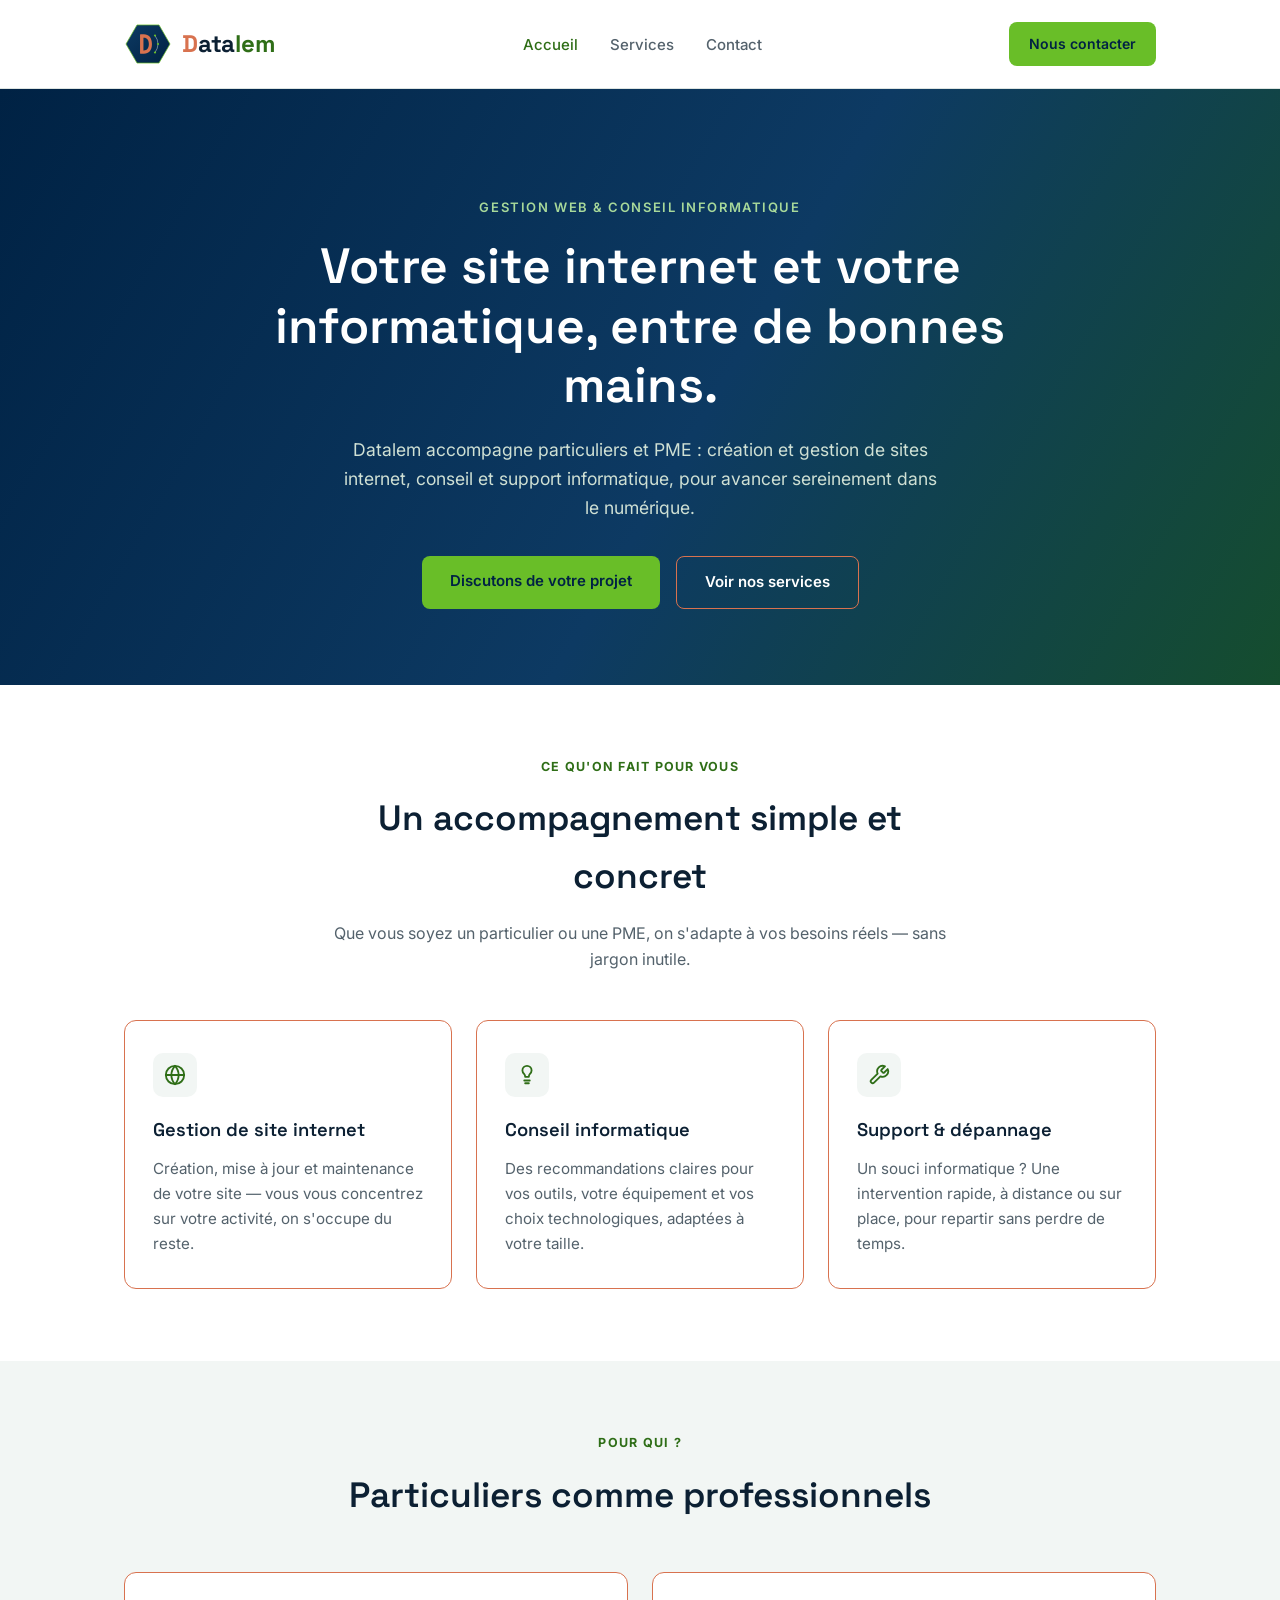
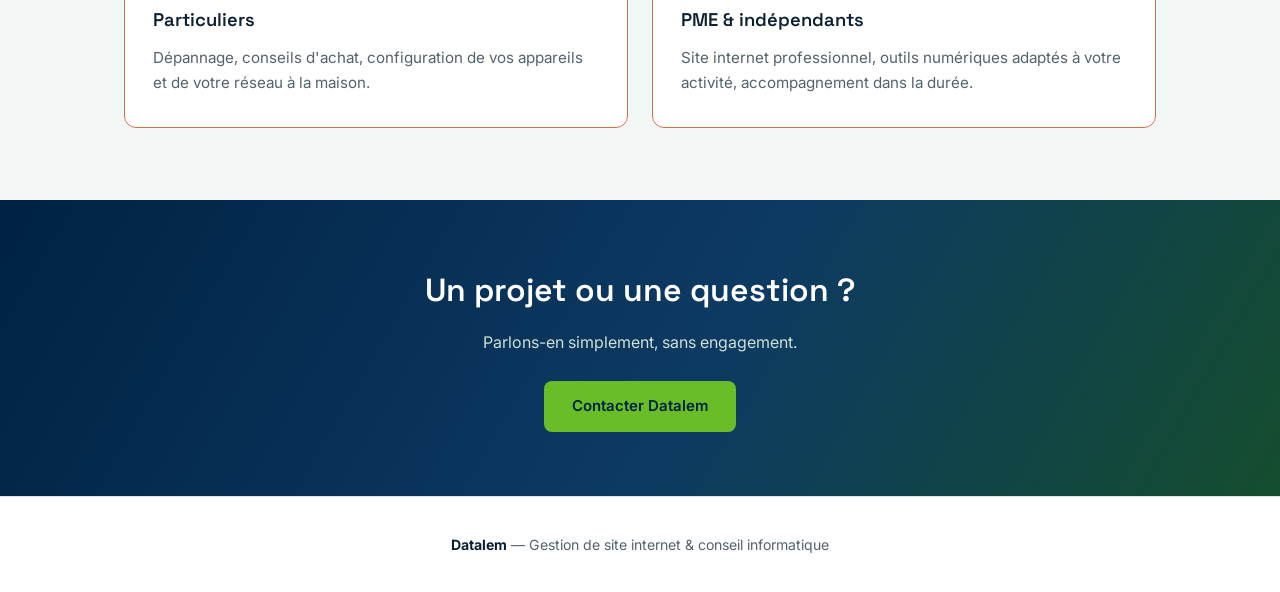
<file: index.html>
<!DOCTYPE html>
<html lang="fr">
<head>
<meta charset="UTF-8">
<meta name="viewport" content="width=device-width, initial-scale=1.0">
<title>Datalem — Gestion de site internet & conseil informatique</title>
<meta name="description" content="Datalem accompagne particuliers et PME dans la gestion de leur site internet et leurs besoins informatiques.">
<link rel="icon" href="logo.svg" type="image/svg+xml">
<link rel="preconnect" href="https://fonts.googleapis.com">
<link href="https://fonts.googleapis.com/css2?family=Space+Grotesk:wght@500;600;700&family=Inter:wght@400;500;600&display=swap" rel="stylesheet">
<link rel="stylesheet" href="css/style.css">
</head>
<body>

<header class="site-header">
  <div class="container">
    <a href="index.html" class="brand">
      <img src="logo.svg" alt="Datalem" class="brand-mark">
      <span class="brand-text"><span class="brand-d">D</span>ata<span>lem</span></span>
    </a>
    <nav class="main-nav">
      <ul>
        <li><a href="index.html" class="active">Accueil</a></li>
        <li><a href="services.html">Services</a></li>
        <li><a href="contact.html">Contact</a></li>
      </ul>
    </nav>
    <a href="contact.html" class="header-cta">Nous contacter</a>
  </div>
</header>

<section class="hero">
  <div class="container">
    <p class="eyebrow">Gestion web &amp; conseil informatique</p>
    <h1>Votre site internet et votre informatique, entre de bonnes mains.</h1>
    <p>Datalem accompagne particuliers et PME : création et gestion de sites internet, conseil et support informatique, pour avancer sereinement dans le numérique.</p>
    <div class="cta-row">
      <a href="contact.html" class="btn btn-primary">Discutons de votre projet</a>
      <a href="services.html" class="btn btn-outline">Voir nos services</a>
    </div>
  </div>
</section>

<section>
  <div class="container">
    <div class="section-head">
      <span class="eyebrow">Ce qu'on fait pour vous</span>
      <h2>Un accompagnement simple et concret</h2>
      <p>Que vous soyez un particulier ou une PME, on s'adapte à vos besoins réels — sans jargon inutile.</p>
    </div>
    <div class="grid-3">
      <div class="card">
        <div class="icon">
          <svg width="22" height="22" viewBox="0 0 24 24" fill="none" stroke="currentColor" stroke-width="2" stroke-linecap="round" stroke-linejoin="round"><circle cx="12" cy="12" r="10"/><line x1="2" y1="12" x2="22" y2="12"/><path d="M12 2a15.3 15.3 0 0 1 4 10 15.3 15.3 0 0 1-4 10 15.3 15.3 0 0 1-4-10 15.3 15.3 0 0 1 4-10z"/></svg>
        </div>
        <h3>Gestion de site internet</h3>
        <p>Création, mise à jour et maintenance de votre site — vous vous concentrez sur votre activité, on s'occupe du reste.</p>
      </div>
      <div class="card">
        <div class="icon">
          <svg width="22" height="22" viewBox="0 0 24 24" fill="none" stroke="currentColor" stroke-width="2" stroke-linecap="round" stroke-linejoin="round"><path d="M12 2a5 5 0 0 1 5 5c0 2-1 3-2 4-1 1-1 2-1 3H10c0-1 0-2-1-3-1-1-2-2-2-4a5 5 0 0 1 5-5z"/><line x1="9" y1="18" x2="15" y2="18"/><line x1="10" y1="21" x2="14" y2="21"/></svg>
        </div>
        <h3>Conseil informatique</h3>
        <p>Des recommandations claires pour vos outils, votre équipement et vos choix technologiques, adaptées à votre taille.</p>
      </div>
      <div class="card">
        <div class="icon">
          <svg width="22" height="22" viewBox="0 0 24 24" fill="none" stroke="currentColor" stroke-width="2" stroke-linecap="round" stroke-linejoin="round"><path d="M14.7 6.3a1 1 0 0 0 0 1.4l1.6 1.6a1 1 0 0 0 1.4 0l3.77-3.77a6 6 0 0 1-7.94 7.94l-6.91 6.91a2.12 2.12 0 0 1-3-3l6.91-6.91a6 6 0 0 1 7.94-7.94l-3.76 3.76z"/></svg>
        </div>
        <h3>Support &amp; dépannage</h3>
        <p>Un souci informatique ? Une intervention rapide, à distance ou sur place, pour repartir sans perdre de temps.</p>
      </div>
    </div>
  </div>
</section>

<section class="alt">
  <div class="container">
    <div class="section-head">
      <span class="eyebrow">Pour qui ?</span>
      <h2>Particuliers comme professionnels</h2>
    </div>
    <div class="grid-2">
      <div class="card">
        <h3>Particuliers</h3>
        <p>Dépannage, conseils d'achat, configuration de vos appareils et de votre réseau à la maison.</p>
      </div>
      <div class="card">
        <h3>PME &amp; indépendants</h3>
        <p>Site internet professionnel, outils numériques adaptés à votre activité, accompagnement dans la durée.</p>
      </div>
    </div>
  </div>
</section>

<section class="cta-band">
  <div class="container">
    <h2>Un projet ou une question ?</h2>
    <p>Parlons-en simplement, sans engagement.</p>
    <a href="contact.html" class="btn btn-primary">Contacter Datalem</a>
  </div>
</section>

<footer>
  <div class="container">
    <p><strong>Datalem</strong> — Gestion de site internet &amp; conseil informatique</p>
  </div>
</footer>

</body>
</html>
</file>
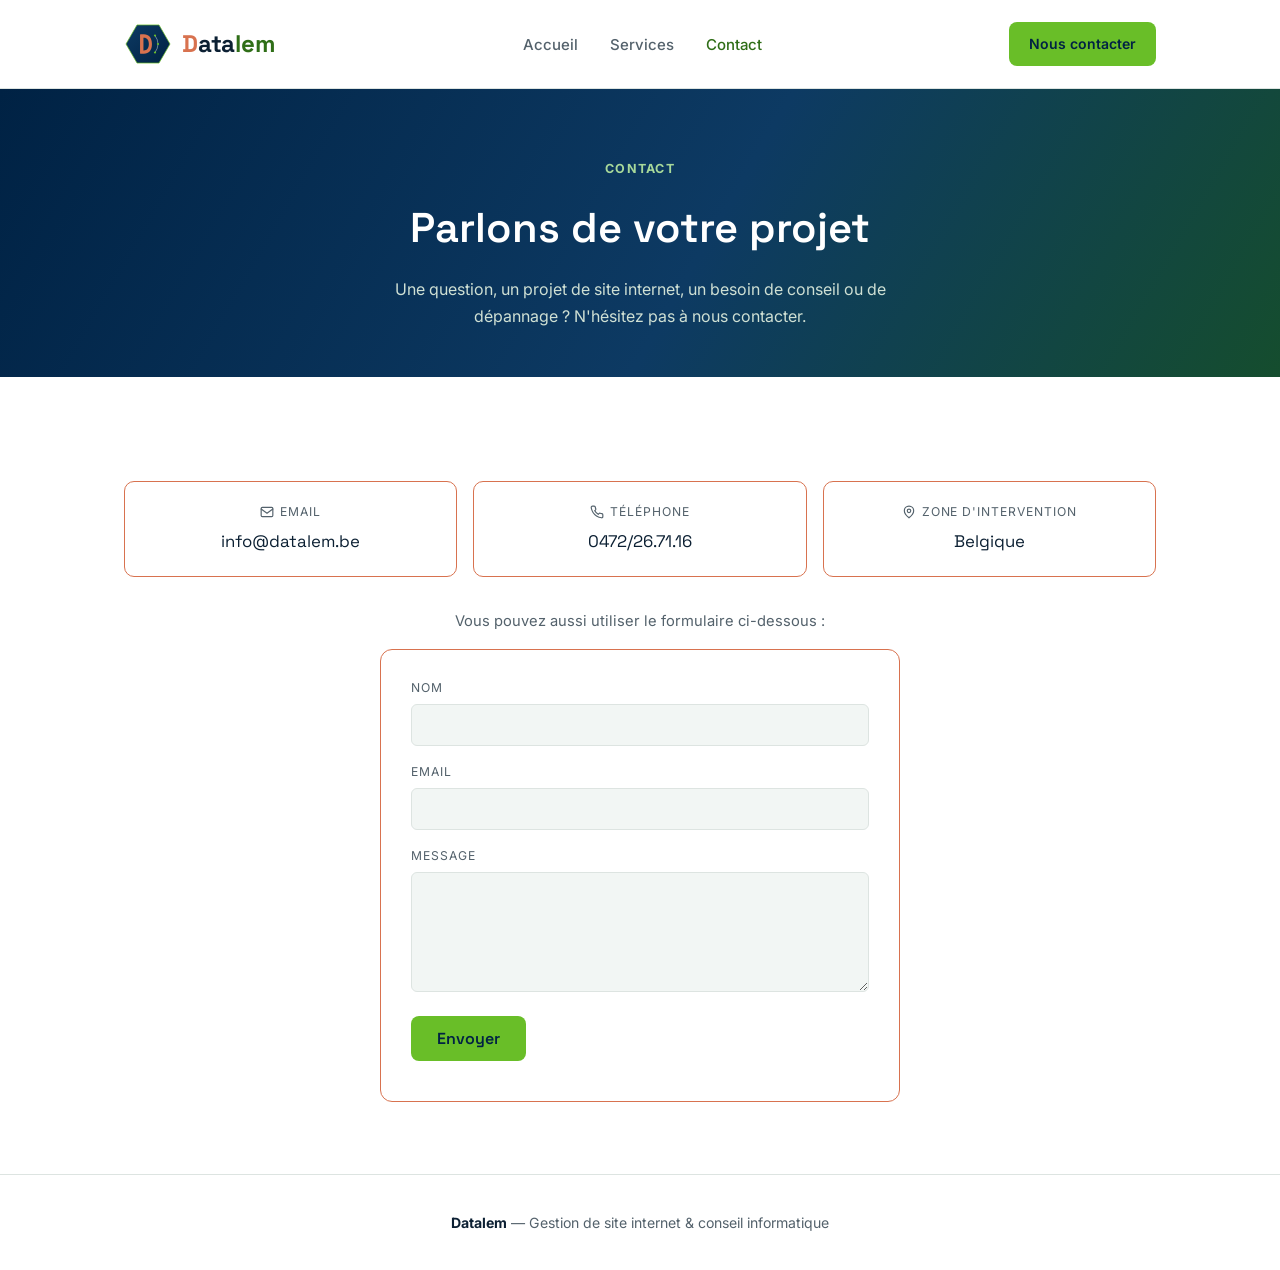
<file: contact.html>
<!DOCTYPE html>
<html lang="fr">
<head>
<meta charset="UTF-8">
<meta name="viewport" content="width=device-width, initial-scale=1.0">
<title>Contact — Datalem</title>
<meta name="description" content="Contactez Datalem pour votre projet de site internet ou vos besoins en conseil informatique.">
<link rel="icon" href="logo.svg" type="image/svg+xml">
<link rel="preconnect" href="https://fonts.googleapis.com">
<link href="https://fonts.googleapis.com/css2?family=Space+Grotesk:wght@500;600;700&family=Inter:wght@400;500;600&display=swap" rel="stylesheet">
<link rel="stylesheet" href="css/style.css">
</head>
<body>

<header class="site-header">
  <div class="container">
    <a href="index.html" class="brand">
      <img src="logo.svg" alt="Datalem" class="brand-mark">
      <span class="brand-text"><span class="brand-d">D</span>ata<span>lem</span></span>
    </a>
    <nav class="main-nav">
      <ul>
        <li><a href="index.html">Accueil</a></li>
        <li><a href="services.html">Services</a></li>
        <li><a href="contact.html" class="active">Contact</a></li>
      </ul>
    </nav>
    <a href="contact.html" class="header-cta">Nous contacter</a>
  </div>
</header>

<div class="page-header">
  <div class="container">
    <p class="eyebrow">Contact</p>
    <h1>Parlons de votre projet</h1>
    <p>Une question, un projet de site internet, un besoin de conseil ou de dépannage ? N'hésitez pas à nous contacter.</p>
  </div>
</div>

<section>
  <div class="container">
    <div class="contact-grid">
      <a href="mailto:info@datalem.be" class="contact-item">
        <div class="label">
          <svg width="14" height="14" viewBox="0 0 24 24" fill="none" stroke="currentColor" stroke-width="2" stroke-linecap="round" stroke-linejoin="round"><rect x="2" y="4" width="20" height="16" rx="2"/><path d="m22 7-10 7L2 7"/></svg>
          Email
        </div>
        <div class="value">info@datalem.be</div>
      </a>
      <a href="tel:+32472267116" class="contact-item">
        <div class="label">
          <svg width="14" height="14" viewBox="0 0 24 24" fill="none" stroke="currentColor" stroke-width="2" stroke-linecap="round" stroke-linejoin="round"><path d="M22 16.92v3a2 2 0 0 1-2.18 2 19.79 19.79 0 0 1-8.63-3.07 19.5 19.5 0 0 1-6-6 19.79 19.79 0 0 1-3.07-8.67A2 2 0 0 1 4.11 2h3a2 2 0 0 1 2 1.72c.127.96.361 1.903.7 2.81a2 2 0 0 1-.45 2.11L8.09 9.91a16 16 0 0 0 6 6l1.27-1.27a2 2 0 0 1 2.11-.45c.907.339 1.85.573 2.81.7A2 2 0 0 1 22 16.92z"/></svg>
          Téléphone
        </div>
        <div class="value">0472/26.71.16</div>
      </a>
      <div class="contact-item">
        <div class="label">
          <svg width="14" height="14" viewBox="0 0 24 24" fill="none" stroke="currentColor" stroke-width="2" stroke-linecap="round" stroke-linejoin="round"><path d="M20 10c0 6-8 12-8 12s-8-6-8-12a8 8 0 0 1 16 0z"/><circle cx="12" cy="10" r="3"/></svg>
          Zone d'intervention
        </div>
        <div class="value">Belgique</div>
      </div>
    </div>

    <p class="form-transition">Vous pouvez aussi utiliser le formulaire ci-dessous :</p>

    <form class="contact-form" id="contactForm">
      <input type="hidden" name="access_key" value="À_COMPLETER">
      <div class="field">
        <label for="name">Nom</label>
        <input type="text" id="name" name="name" required>
      </div>
      <div class="field">
        <label for="email">Email</label>
        <input type="email" id="email" name="email" required>
      </div>
      <div class="field">
        <label for="message">Message</label>
        <textarea id="message" name="message" required></textarea>
      </div>
      <button type="submit">Envoyer</button>
      <p class="form-note" id="formNote"></p>
    </form>
  </div>
</section>

<footer>
  <div class="container">
    <p><strong>Datalem</strong> — Gestion de site internet &amp; conseil informatique</p>
  </div>
</footer>

<script>
const form = document.getElementById('contactForm');
const note = document.getElementById('formNote');
form.addEventListener('submit', async (e) => {
  e.preventDefault();
  const btn = form.querySelector('button');
  btn.disabled = true;
  note.className = 'form-note';
  note.textContent = 'Envoi en cours…';
  try {
    const res = await fetch('https://api.web3forms.com/submit', {
      method: 'POST',
      headers: { 'Content-Type': 'application/json', Accept: 'application/json' },
      body: JSON.stringify(Object.fromEntries(new FormData(form)))
    });
    const data = await res.json();
    if (data.success) {
      note.className = 'form-note success';
      note.textContent = 'Message envoyé, merci ! Nous revenons vers vous rapidement.';
      form.reset();
    } else {
      throw new Error(data.message || 'Erreur');
    }
  } catch (err) {
    note.className = 'form-note error';
    note.textContent = "Une erreur est survenue, merci de réessayer ou de nous écrire directement.";
  } finally {
    btn.disabled = false;
  }
});
</script>

</body>
</html>
</file>
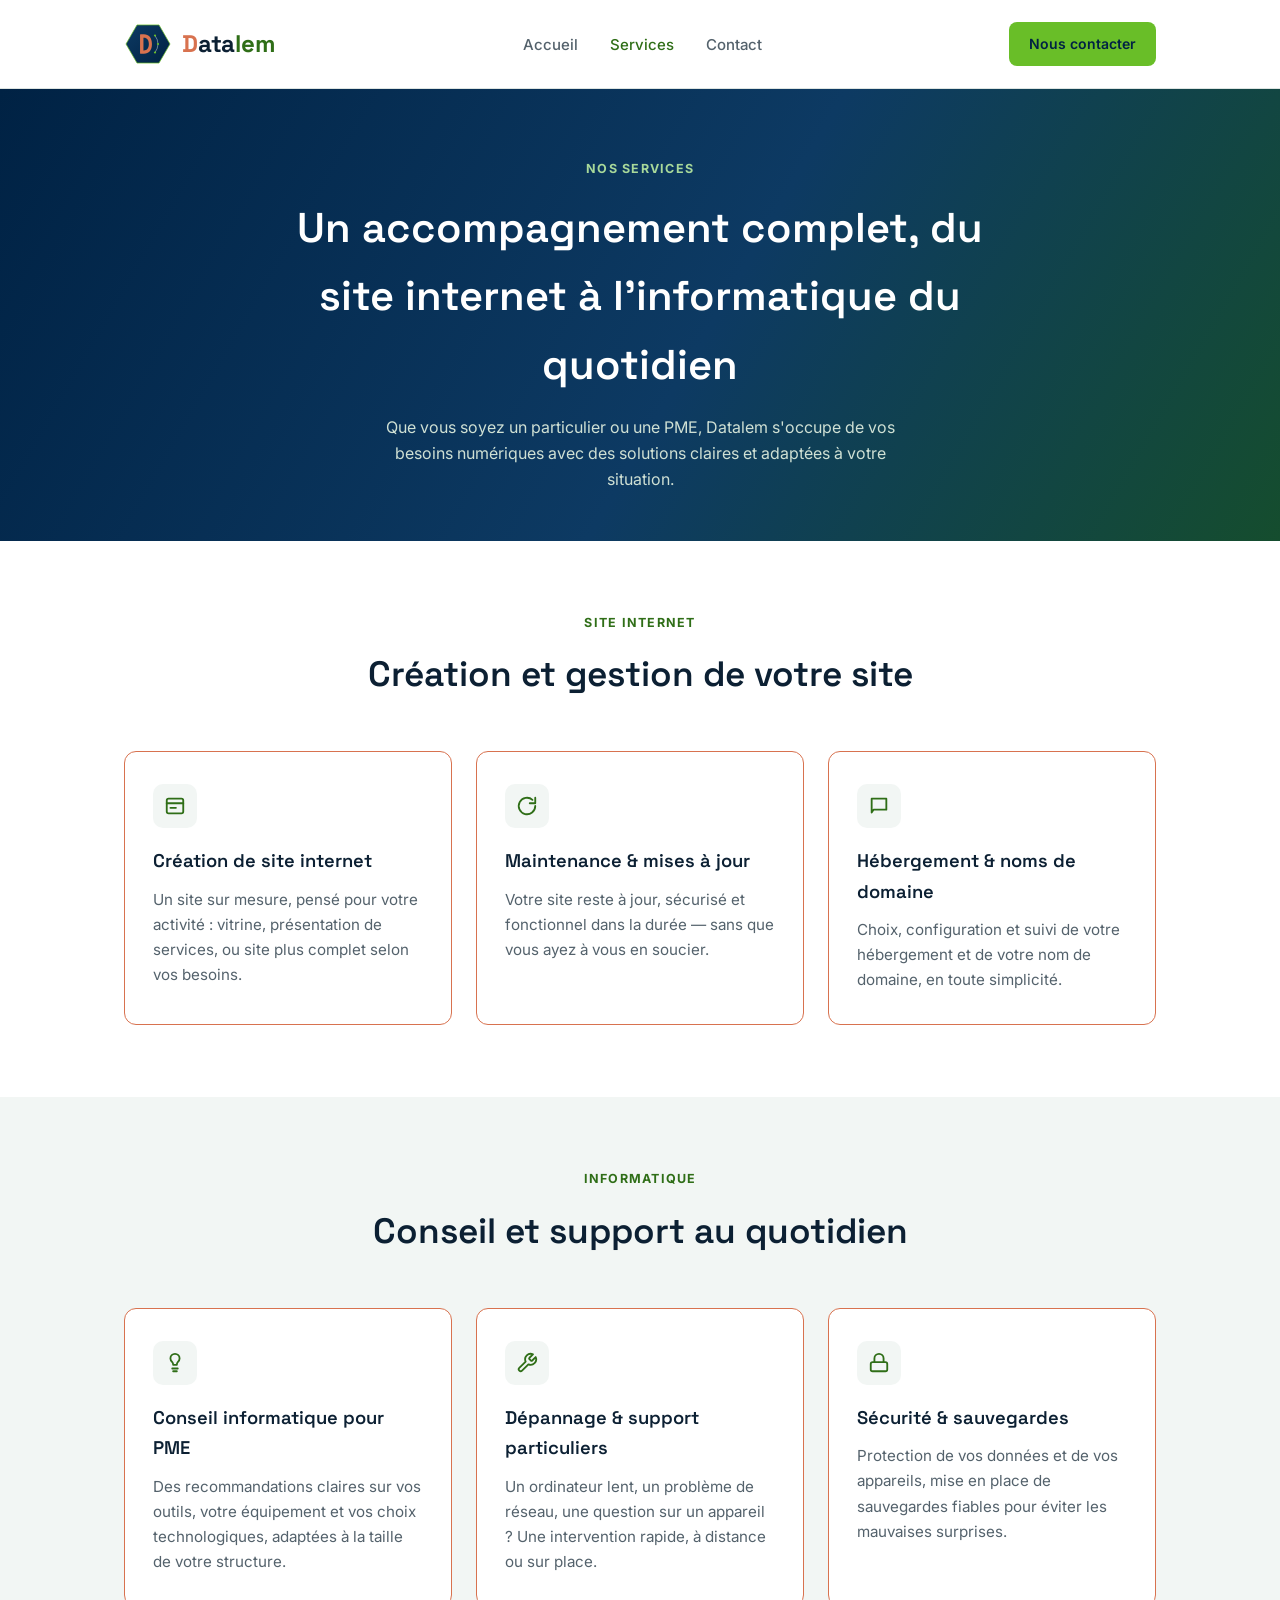
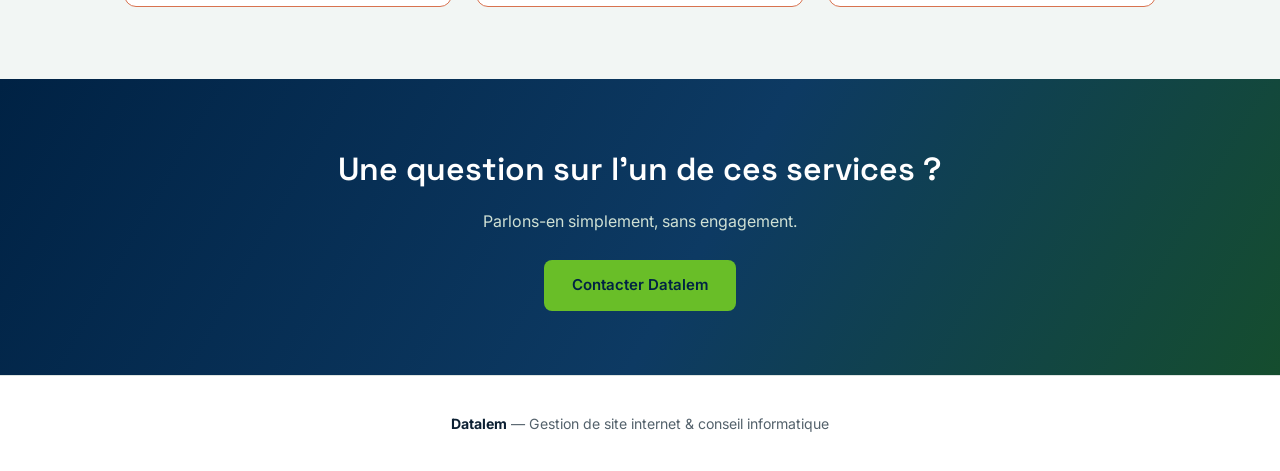
<file: services.html>
<!DOCTYPE html>
<html lang="fr">
<head>
<meta charset="UTF-8">
<meta name="viewport" content="width=device-width, initial-scale=1.0">
<title>Nos services — Datalem</title>
<meta name="description" content="Gestion de site internet, conseil informatique, support et dépannage pour particuliers et PME avec Datalem.">
<link rel="icon" href="logo.svg" type="image/svg+xml">
<link rel="preconnect" href="https://fonts.googleapis.com">
<link href="https://fonts.googleapis.com/css2?family=Space+Grotesk:wght@500;600;700&family=Inter:wght@400;500;600&display=swap" rel="stylesheet">
<link rel="stylesheet" href="css/style.css">
</head>
<body>

<header class="site-header">
  <div class="container">
    <a href="index.html" class="brand">
      <img src="logo.svg" alt="Datalem" class="brand-mark">
      <span class="brand-text"><span class="brand-d">D</span>ata<span>lem</span></span>
    </a>
    <nav class="main-nav">
      <ul>
        <li><a href="index.html">Accueil</a></li>
        <li><a href="services.html" class="active">Services</a></li>
        <li><a href="contact.html">Contact</a></li>
      </ul>
    </nav>
    <a href="contact.html" class="header-cta">Nous contacter</a>
  </div>
</header>

<div class="page-header">
  <div class="container">
    <p class="eyebrow">Nos services</p>
    <h1>Un accompagnement complet, du site internet à l'informatique du quotidien</h1>
    <p>Que vous soyez un particulier ou une PME, Datalem s'occupe de vos besoins numériques avec des solutions claires et adaptées à votre situation.</p>
  </div>
</div>

<section>
  <div class="container">
    <div class="section-head">
      <span class="eyebrow">Site internet</span>
      <h2>Création et gestion de votre site</h2>
    </div>
    <div class="grid-3">
      <div class="card">
        <div class="icon">
          <svg width="22" height="22" viewBox="0 0 24 24" fill="none" stroke="currentColor" stroke-width="2" stroke-linecap="round" stroke-linejoin="round"><rect x="3" y="4" width="18" height="16" rx="2"/><line x1="3" y1="9" x2="21" y2="9"/><line x1="7" y1="14" x2="13" y2="14"/></svg>
        </div>
        <h3>Création de site internet</h3>
        <p>Un site sur mesure, pensé pour votre activité : vitrine, présentation de services, ou site plus complet selon vos besoins.</p>
      </div>
      <div class="card">
        <div class="icon">
          <svg width="22" height="22" viewBox="0 0 24 24" fill="none" stroke="currentColor" stroke-width="2" stroke-linecap="round" stroke-linejoin="round"><path d="M21 12a9 9 0 1 1-3-6.7"/><polyline points="21 3 21 9 15 9"/></svg>
        </div>
        <h3>Maintenance & mises à jour</h3>
        <p>Votre site reste à jour, sécurisé et fonctionnel dans la durée — sans que vous ayez à vous en soucier.</p>
      </div>
      <div class="card">
        <div class="icon">
          <svg width="22" height="22" viewBox="0 0 24 24" fill="none" stroke="currentColor" stroke-width="2" stroke-linecap="round" stroke-linejoin="round"><path d="M4 4h16v12H6l-2 3V4z"/></svg>
        </div>
        <h3>Hébergement & noms de domaine</h3>
        <p>Choix, configuration et suivi de votre hébergement et de votre nom de domaine, en toute simplicité.</p>
      </div>
    </div>
  </div>
</section>

<section class="alt">
  <div class="container">
    <div class="section-head">
      <span class="eyebrow">Informatique</span>
      <h2>Conseil et support au quotidien</h2>
    </div>
    <div class="grid-3">
      <div class="card">
        <div class="icon">
          <svg width="22" height="22" viewBox="0 0 24 24" fill="none" stroke="currentColor" stroke-width="2" stroke-linecap="round" stroke-linejoin="round"><path d="M12 2a5 5 0 0 1 5 5c0 2-1 3-2 4-1 1-1 2-1 3H10c0-1 0-2-1-3-1-1-2-2-2-4a5 5 0 0 1 5-5z"/><line x1="9" y1="18" x2="15" y2="18"/><line x1="10" y1="21" x2="14" y2="21"/></svg>
        </div>
        <h3>Conseil informatique pour PME</h3>
        <p>Des recommandations claires sur vos outils, votre équipement et vos choix technologiques, adaptées à la taille de votre structure.</p>
      </div>
      <div class="card">
        <div class="icon">
          <svg width="22" height="22" viewBox="0 0 24 24" fill="none" stroke="currentColor" stroke-width="2" stroke-linecap="round" stroke-linejoin="round"><path d="M14.7 6.3a1 1 0 0 0 0 1.4l1.6 1.6a1 1 0 0 0 1.4 0l3.77-3.77a6 6 0 0 1-7.94 7.94l-6.91 6.91a2.12 2.12 0 0 1-3-3l6.91-6.91a6 6 0 0 1 7.94-7.94l-3.76 3.76z"/></svg>
        </div>
        <h3>Dépannage & support particuliers</h3>
        <p>Un ordinateur lent, un problème de réseau, une question sur un appareil ? Une intervention rapide, à distance ou sur place.</p>
      </div>
      <div class="card">
        <div class="icon">
          <svg width="22" height="22" viewBox="0 0 24 24" fill="none" stroke="currentColor" stroke-width="2" stroke-linecap="round" stroke-linejoin="round"><rect x="3" y="11" width="18" height="10" rx="2"/><path d="M7 11V7a5 5 0 0 1 10 0v4"/></svg>
        </div>
        <h3>Sécurité & sauvegardes</h3>
        <p>Protection de vos données et de vos appareils, mise en place de sauvegardes fiables pour éviter les mauvaises surprises.</p>
      </div>
    </div>
  </div>
</section>

<section class="cta-band">
  <div class="container">
    <h2>Une question sur l'un de ces services ?</h2>
    <p>Parlons-en simplement, sans engagement.</p>
    <a href="contact.html" class="btn btn-primary">Contacter Datalem</a>
  </div>
</section>

<footer>
  <div class="container">
    <p><strong>Datalem</strong> — Gestion de site internet &amp; conseil informatique</p>
  </div>
</footer>

</body>
</html>
</file>
<file: css/style.css>
:root{
  --ink:#0c2033;
  --ink-soft:#54626c;
  --paper:#ffffff;
  --cream:#f2f6f4;
  --line:#dde4e1;
  --accent:#2f6e17;
  --accent-dark:#1f4d0f;
  --accent-bright:#69be28;
  --amber:#69be28;
  --orange:#d8724f;
  --gradient:linear-gradient(120deg,#002244 0%,#0d3a63 55%,#154d2e 100%);
}
*{box-sizing:border-box;margin:0;padding:0;}
html{scroll-behavior:smooth;}
body{
  background:var(--paper);
  color:var(--ink);
  font-family:'Inter',sans-serif;
  font-weight:400;
  line-height:1.65;
  -webkit-font-smoothing:antialiased;
}
h1,h2,h3{font-family:'Space Grotesk',sans-serif;font-weight:600;color:var(--ink);}
a{color:var(--accent);}
.container{max-width:1080px;margin:0 auto;padding:0 24px;}

/* Header */
.site-header{padding:20px 0;border-bottom:1px solid var(--line);background:var(--paper);}
.site-header .container{display:flex;align-items:center;justify-content:space-between;}
.brand{display:flex;align-items:center;gap:10px;text-decoration:none;}
.brand-mark{height:48px;width:48px;display:block;}
.brand-text{font-family:'Space Grotesk',sans-serif;font-weight:700;font-size:24px;color:var(--ink);letter-spacing:-0.01em;}
.brand-text span{color:var(--accent);}
.brand-text .brand-d{color:var(--orange);}
.main-nav ul{list-style:none;display:flex;gap:32px;}
.main-nav a{text-decoration:none;font-size:15px;font-weight:500;color:var(--ink-soft);}
.main-nav a.active,.main-nav a:hover{color:var(--accent);}
.header-cta{
  text-decoration:none;font-weight:600;font-size:14px;color:#002244;
  background:var(--accent-bright);border-radius:8px;padding:10px 20px;
  transition:background .2s ease;
}
.header-cta:hover{background:#5aa322;}

/* Hero */
.hero{background:var(--gradient);color:#fff;padding:88px 0 76px;text-align:center;}
.hero .eyebrow{
  text-transform:uppercase;letter-spacing:0.12em;font-size:13px;font-weight:600;
  color:#a8d99a;margin-bottom:18px;
}
.hero h1{font-size:clamp(2.1rem,5vw,3.1rem);max-width:760px;margin:0 auto;color:#fff;line-height:1.2;}
.hero p{margin-top:20px;font-size:1.1rem;max-width:600px;margin-left:auto;margin-right:auto;color:#cfe0d4;}
.hero .cta-row{margin-top:34px;display:flex;gap:16px;justify-content:center;flex-wrap:wrap;}
.btn{
  display:inline-block;text-decoration:none;font-weight:600;font-size:15px;
  border-radius:8px;padding:13px 28px;transition:all .2s ease;
}
.btn-primary{background:var(--accent-bright);color:#002244;}
.btn-primary:hover{background:#5aa322;}
.btn-outline{border:1.5px solid var(--orange);color:#fff;}
.btn-outline:hover{background:rgba(216,114,79,0.18);border-color:var(--orange);}

/* Page header (inner pages) */
.page-header{background:var(--gradient);padding:56px 0 48px;text-align:center;}
.page-header .eyebrow{
  text-transform:uppercase;letter-spacing:0.1em;font-size:12.5px;font-weight:700;
  color:#a8d99a;margin-bottom:14px;display:block;
}
.page-header h1{font-size:clamp(1.8rem,4.5vw,2.6rem);max-width:720px;margin:0 auto;color:#fff;}
.page-header p{margin-top:14px;color:#cfe0d4;max-width:560px;margin-left:auto;margin-right:auto;}

/* Sections */
section{padding:72px 0;}
section.alt{background:var(--cream);}
.section-head{text-align:center;max-width:620px;margin:0 auto 48px;}
.section-head .eyebrow{
  text-transform:uppercase;letter-spacing:0.1em;font-size:12.5px;font-weight:700;
  color:var(--accent);margin-bottom:12px;display:block;
}
.section-head h2{font-size:clamp(1.6rem,3.5vw,2.2rem);}
.section-head p{margin-top:14px;color:var(--ink-soft);}

.grid-3{display:grid;grid-template-columns:repeat(3,1fr);gap:24px;}
.grid-2{display:grid;grid-template-columns:repeat(2,1fr);gap:24px;}

.card{
  background:var(--paper);border:1px solid var(--orange);border-radius:12px;
  padding:32px 28px;
}
.card .icon{
  width:44px;height:44px;border-radius:10px;background:var(--cream);
  display:flex;align-items:center;justify-content:center;margin-bottom:18px;color:var(--accent);
}
.card h3{font-size:1.15rem;margin-bottom:10px;}
.card p{color:var(--ink-soft);font-size:.95rem;}

/* Contact cards */
.contact-grid{display:flex;flex-wrap:wrap;gap:16px;margin-top:32px;justify-content:center;}
.contact-item{
  background:var(--paper);border:1px solid var(--orange);border-radius:10px;
  padding:20px 26px;flex:1 1 220px;text-decoration:none;color:var(--ink);
  transition:border-color .2s ease,transform .2s ease;text-align:center;
}
.contact-item:hover{border-color:var(--accent);transform:translateY(-2px);}
.contact-item .label{
  display:flex;align-items:center;justify-content:center;gap:6px;
  font-size:.76rem;letter-spacing:.08em;text-transform:uppercase;color:var(--ink-soft);margin-bottom:6px;
}
.contact-item .value{font-family:'Space Grotesk',sans-serif;font-size:1.05rem;color:var(--ink);}

.form-transition{margin:32px 0 8px;color:var(--ink-soft);font-size:.92rem;text-align:center;}

form.contact-form{
  margin:16px auto 0;background:var(--paper);border:1px solid var(--orange);border-radius:12px;
  padding:28px 30px;max-width:520px;
}
form.contact-form .field{margin-bottom:16px;}
form.contact-form label{
  display:block;font-size:.76rem;letter-spacing:.08em;text-transform:uppercase;
  color:var(--ink-soft);margin-bottom:6px;
}
form.contact-form input,
form.contact-form textarea{
  width:100%;font-family:'Inter',sans-serif;font-size:1rem;color:var(--ink);
  background:var(--cream);border:1px solid var(--line);border-radius:6px;padding:10px 12px;
}
form.contact-form input:focus,
form.contact-form textarea:focus{outline:none;border-color:var(--accent);}
form.contact-form textarea{min-height:120px;resize:vertical;}
form.contact-form button{
  font-family:'Space Grotesk',sans-serif;font-weight:600;font-size:1rem;color:#002244;
  background:var(--accent-bright);border:none;border-radius:8px;padding:12px 26px;
  cursor:pointer;transition:background .2s ease;
}
form.contact-form button:hover{background:#5aa322;}
form.contact-form button:disabled{opacity:.6;cursor:default;}
.form-note{margin-top:12px;font-size:.9rem;}
.form-note.success{color:#1c8a4c;}
.form-note.error{color:#c23b3b;}

/* CTA band */
.cta-band{background:var(--gradient);color:#fff;text-align:center;padding:64px 0;}
.cta-band h2{color:#fff;font-size:clamp(1.5rem,3.5vw,2rem);}
.cta-band p{margin-top:12px;color:#cfe0d4;}
.cta-band .btn{margin-top:26px;}

footer{padding:36px 0;text-align:center;color:var(--ink-soft);font-size:.88rem;border-top:1px solid var(--line);}
footer strong{color:var(--ink);}

@media (max-width:760px){
  .grid-3,.grid-2{grid-template-columns:1fr;}
  .main-nav{display:none;}
  .site-header .container{gap:12px;}
}
</file>
